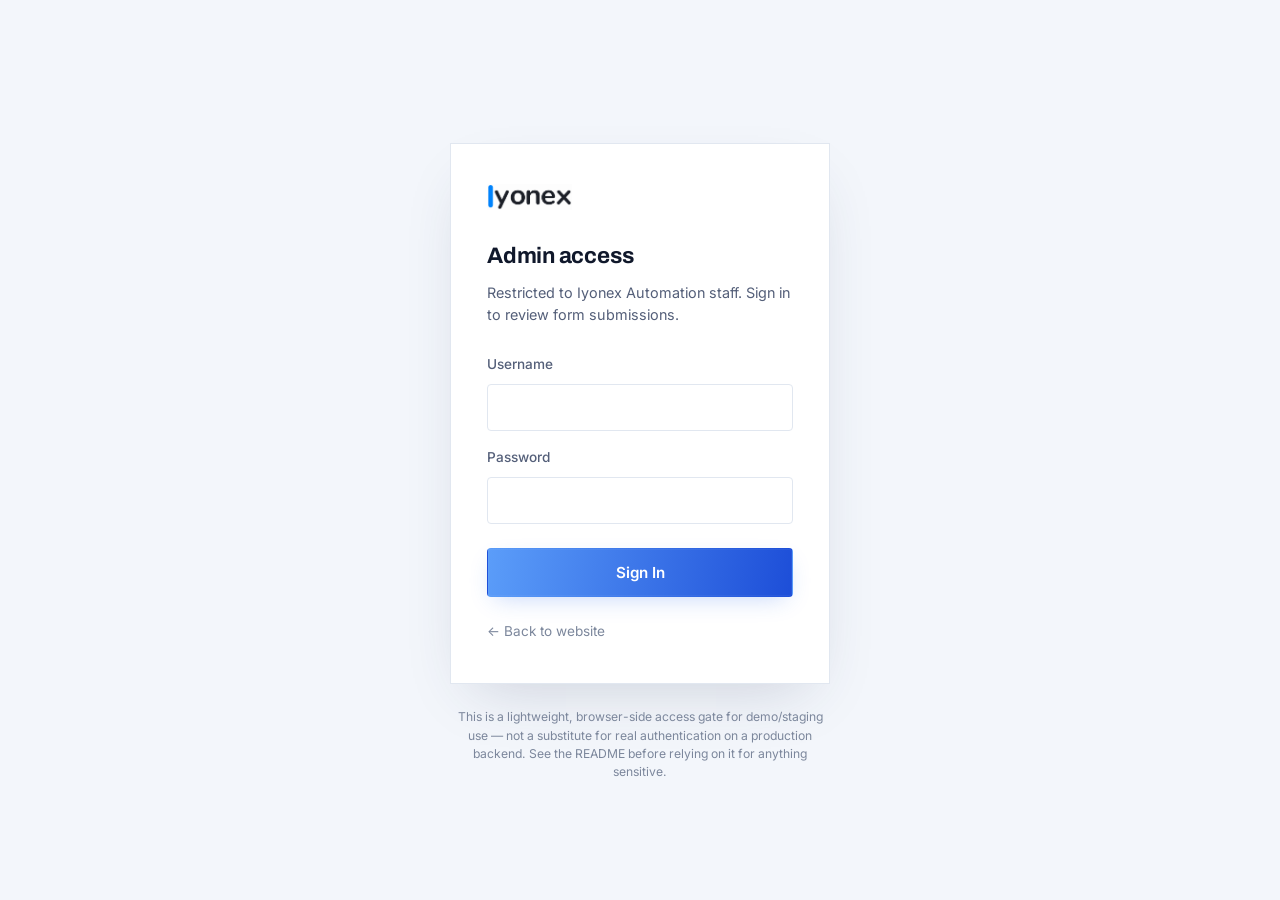
<file: admin-login.html>
<!doctype html>
<html lang="en">
<head>
<meta charset="UTF-8">
<meta name="viewport" content="width=device-width, initial-scale=1.0">
<title>Admin Login | Iyonex Automation</title>
<meta name="robots" content="noindex, nofollow">
<link rel="icon" type="image/png" href="assets/favicon.png">
<link rel="stylesheet" href="css/style.css">
<style>
  body{ min-height:100vh; display:flex; align-items:center; justify-content:center; background:var(--bg-raised); }
  .admin-card{
    width:100%; max-width:380px; margin:24px; padding:40px 36px;
    background:var(--surface); border:1px solid var(--line);
    box-shadow:0 24px 60px -24px rgba(46,60,90,0.22);
  }
  .admin-card img{ height:26px; width:auto; margin-bottom:28px; }
  .admin-card h1{ font-family:var(--font-display); font-size:1.4rem; font-weight:700; margin-bottom:8px; }
  .admin-card p.sub{ color:var(--text-dim); font-size:0.9rem; margin-bottom:28px; line-height:1.55; }
  .admin-error{
    display:none; background:#FDEDEC; border:1px solid #F3B9B4; color:#9B2C2C;
    font-size:0.85rem; padding:10px 14px; margin-bottom:18px;
  }
  .admin-back{ display:inline-block; margin-top:24px; font-size:0.85rem; color:var(--text-faint); }
  .admin-back:hover{ color:var(--blue); }
  .admin-note{
    max-width:380px; margin:16px 24px 0; font-size:0.76rem; color:var(--text-faint);
    text-align:center; line-height:1.5;
  }
</style>
</head>
<body>
  <div>
    <div class="admin-card">
      <img src="assets/iyonex-logo.png" alt="Iyonex">
      <h1>Admin access</h1>
      <p class="sub">Restricted to Iyonex Automation staff. Sign in to review form submissions.</p>

      <div class="admin-error" id="admin-error">Incorrect username or password.</div>

      <form id="admin-login-form">
        <div class="field" style="margin-bottom:16px;">
          <label for="admin-user">Username</label>
          <input id="admin-user" name="user" type="text" autocomplete="username" required>
        </div>
        <div class="field" style="margin-bottom:24px;">
          <label for="admin-pass">Password</label>
          <input id="admin-pass" name="pass" type="password" autocomplete="current-password" required>
        </div>
        <button type="submit" class="btn btn-primary" style="width:100%;justify-content:center;">Sign In</button>
      </form>

      <a href="index.html" class="admin-back">&larr; Back to website</a>
    </div>
    <p class="admin-note">This is a lightweight, browser-side access gate for demo/staging use &mdash; not a substitute for real authentication on a production backend. See the README before relying on it for anything sensitive.</p>
  </div>

  <script src="js/admin-auth.js"></script>
</body>
</html>
</file>
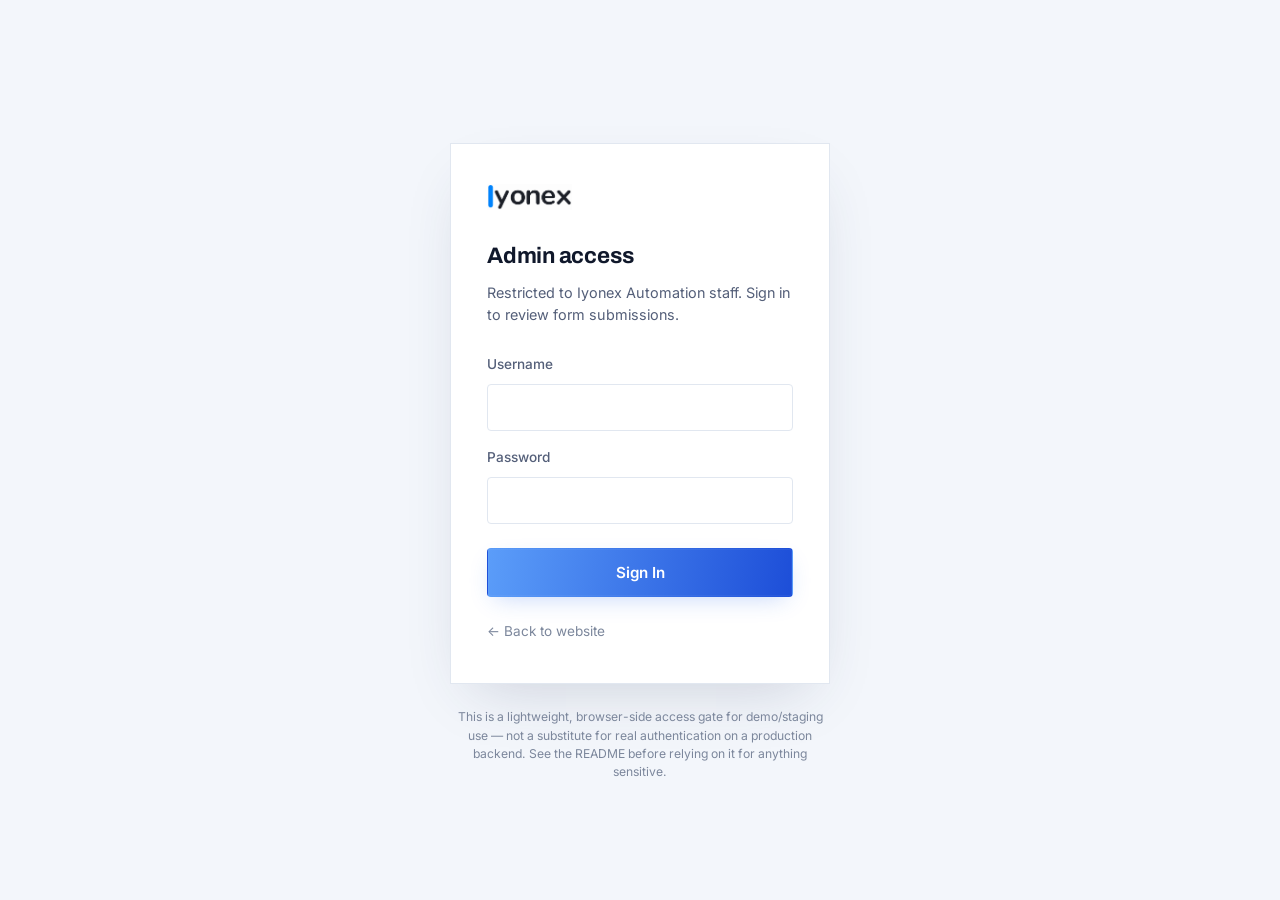
<file: admin.html>
<!doctype html>
<html lang="en">
<head>
<meta charset="UTF-8">
<meta name="viewport" content="width=device-width, initial-scale=1.0">
<title>Admin Dashboard | Iyonex Automation</title>
<meta name="robots" content="noindex, nofollow">
<link rel="icon" type="image/png" href="assets/favicon.png">
<link rel="stylesheet" href="css/style.css">
<style>
  body{ background:var(--bg-raised); }
  .admin-bar{
    background:var(--surface); border-bottom:1px solid var(--line);
    padding:16px 0; position:sticky; top:0; z-index:10;
  }
  .admin-bar .wrap{ display:flex; align-items:center; justify-content:space-between; gap:20px; }
  .admin-bar img{ height:22px; width:auto; }
  .admin-bar .title{ font-family:var(--font-mono); font-size:0.72rem; letter-spacing:0.1em; color:var(--text-faint); text-transform:uppercase; padding-left:12px; border-left:1px solid var(--line); margin-left:4px; }
  .admin-warn{
    background:#FFF8E6; border-bottom:1px solid #F0DBA0; color:#7A5B10;
    font-size:0.85rem; padding:12px 0; line-height:1.55;
  }
  .admin-tabs{ display:flex; gap:6px; margin:32px 0 24px; border-bottom:1px solid var(--line); }
  .admin-tab{
    padding:11px 18px; font-size:0.9rem; font-weight:600; color:var(--text-dim);
    background:none; border:none; border-bottom:2px solid transparent; cursor:pointer;
    font-family:var(--font-body);
  }
  .admin-tab.active{ color:var(--blue); border-bottom-color:var(--blue); }
  .admin-panel{ display:none; }
  .admin-panel.active{ display:block; }
  .admin-toolbar{ display:flex; justify-content:space-between; align-items:center; margin-bottom:18px; gap:12px; flex-wrap:wrap; }
  .admin-count{ font-size:0.85rem; color:var(--text-faint); font-family:var(--font-mono); }
  .admin-empty{
    border:1px dashed var(--line); padding:48px 24px; text-align:center;
    color:var(--text-faint); font-size:0.92rem;
  }
  .entry-card{ border:1px solid var(--line); background:var(--surface); padding:22px 24px; margin-bottom:14px; }
  .entry-head{ display:flex; justify-content:space-between; align-items:flex-start; gap:16px; margin-bottom:14px; }
  .entry-date{ font-family:var(--font-mono); font-size:0.72rem; color:var(--text-faint); }
  .entry-grid{ display:grid; grid-template-columns:repeat(auto-fill, minmax(200px,1fr)); gap:12px 24px; }
  .entry-field dt{ font-size:0.7rem; text-transform:uppercase; letter-spacing:0.05em; color:var(--text-faint); margin-bottom:3px; }
  .entry-field dd{ margin:0; font-size:0.92rem; color:var(--text); word-break:break-word; }
  .entry-delete{
    background:none; border:1px solid var(--line); color:var(--text-faint);
    font-size:0.78rem; padding:6px 12px; cursor:pointer; white-space:nowrap;
  }
  .entry-delete:hover{ border-color:#C0392B; color:#C0392B; }
</style>
</head>
<body>

  <div class="admin-warn">
    <div class="wrap">
      <strong>Demo mode:</strong> this panel only shows submissions saved in <em>this browser</em> (local storage). It does not receive messages from real visitors elsewhere on the internet. Connect a real form backend before relying on this for actual inquiries — see the README.
    </div>
  </div>

  <div class="admin-bar">
    <div class="wrap">
      <div style="display:flex;align-items:center;">
        <img src="assets/iyonex-logo.png" alt="Iyonex">
        <span class="title">Admin</span>
      </div>
      <button id="admin-logout" class="btn btn-ghost" style="padding:9px 18px;font-size:0.85rem;">Log Out</button>
    </div>
  </div>

  <main class="wrap" style="padding-bottom:80px;">
    <div class="admin-tabs">
      <button class="admin-tab active" data-tab="contact">Contact</button>
      <button class="admin-tab" data-tab="internship">Internship Applications</button>
      <button class="admin-tab" data-tab="workshop">Workshop Requests</button>
    </div>

    <div class="admin-panel active" id="panel-contact">
      <div class="admin-toolbar">
        <span class="admin-count" id="count-contact">0 submissions</span>
        <div class="btn-row">
          <button class="btn btn-ghost" data-export="contact" style="padding:8px 16px;font-size:0.82rem;">Export CSV</button>
          <button class="btn btn-ghost" data-clear="contact" style="padding:8px 16px;font-size:0.82rem;">Clear All</button>
        </div>
      </div>
      <div id="list-contact"></div>
    </div>

    <div class="admin-panel" id="panel-internship">
      <div class="admin-toolbar">
        <span class="admin-count" id="count-internship">0 submissions</span>
        <div class="btn-row">
          <button class="btn btn-ghost" data-export="internship" style="padding:8px 16px;font-size:0.82rem;">Export CSV</button>
          <button class="btn btn-ghost" data-clear="internship" style="padding:8px 16px;font-size:0.82rem;">Clear All</button>
        </div>
      </div>
      <div id="list-internship"></div>
    </div>

    <div class="admin-panel" id="panel-workshop">
      <div class="admin-toolbar">
        <span class="admin-count" id="count-workshop">0 submissions</span>
        <div class="btn-row">
          <button class="btn btn-ghost" data-export="workshop" style="padding:8px 16px;font-size:0.82rem;">Export CSV</button>
          <button class="btn btn-ghost" data-clear="workshop" style="padding:8px 16px;font-size:0.82rem;">Clear All</button>
        </div>
      </div>
      <div id="list-workshop"></div>
    </div>
  </main>

  <script src="js/admin-auth-guard.js"></script>
  <script src="js/admin-dashboard.js"></script>
</body>
</html>
</file>
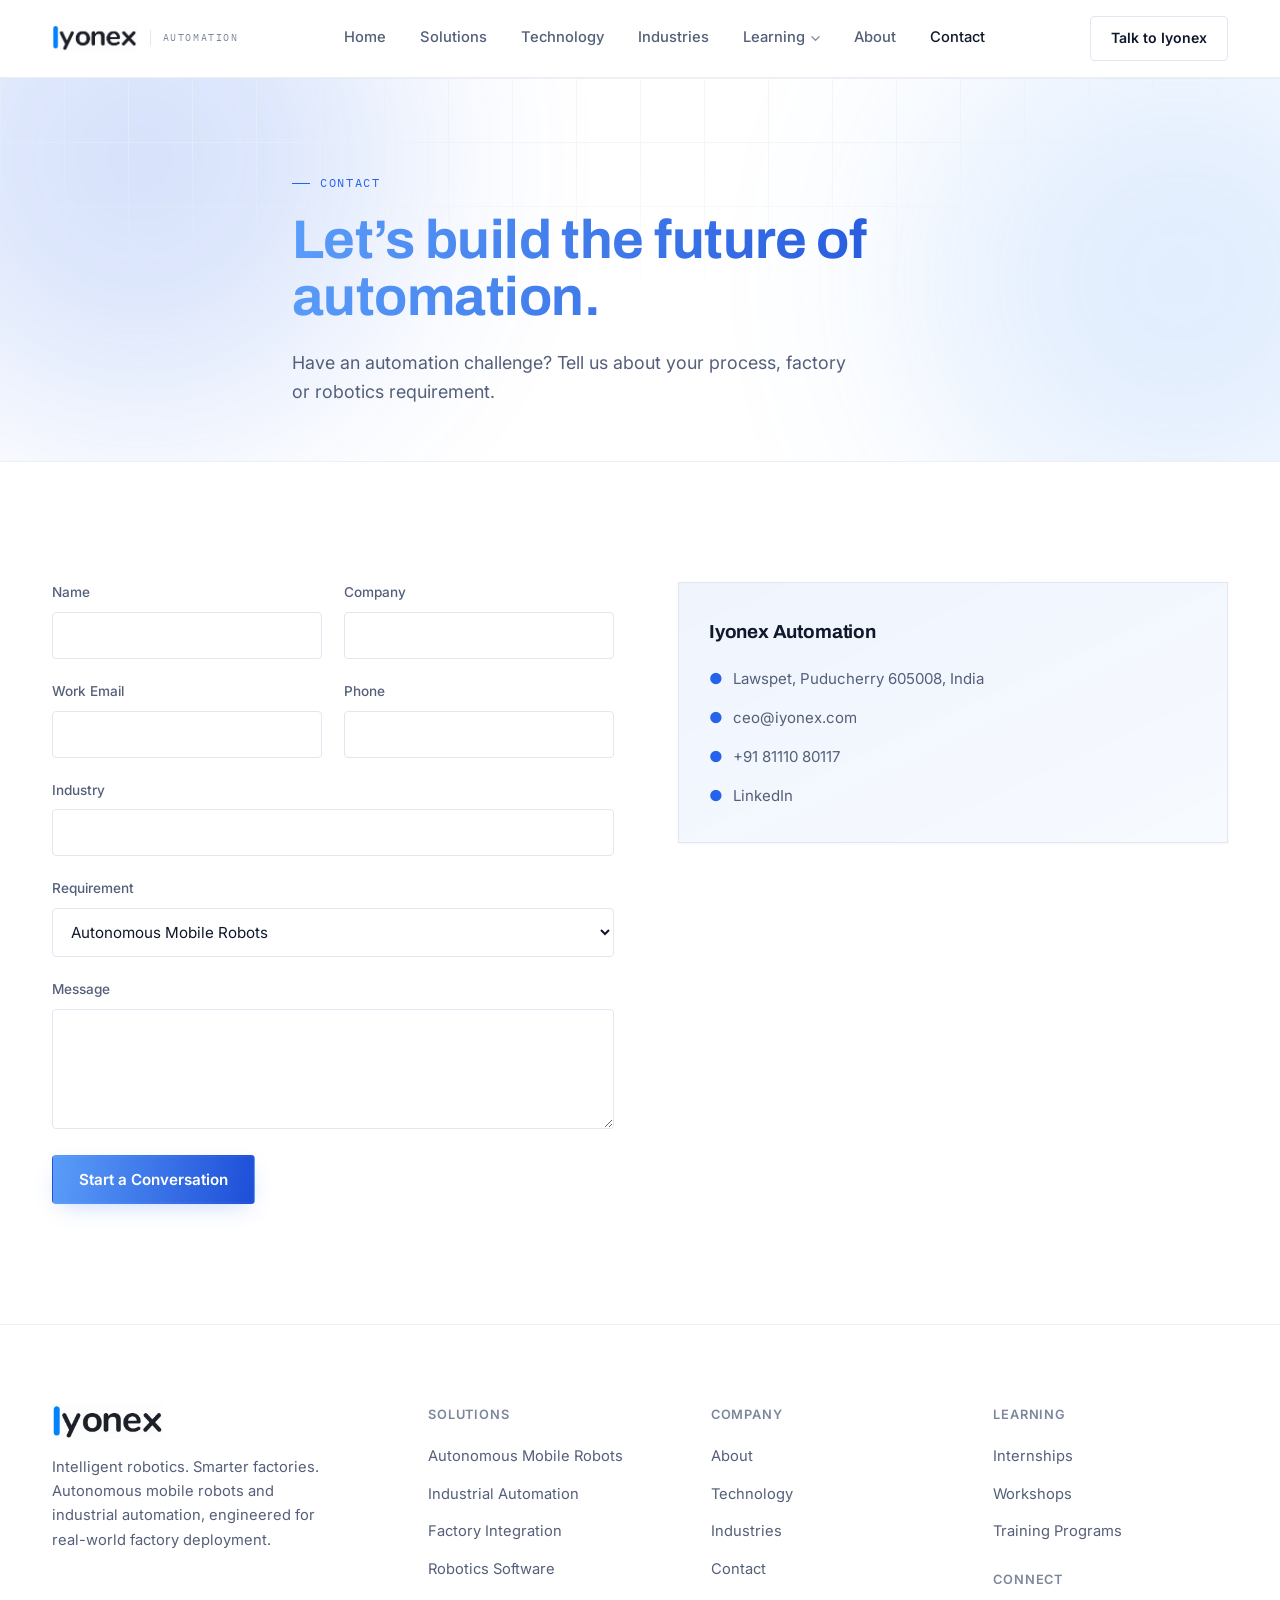
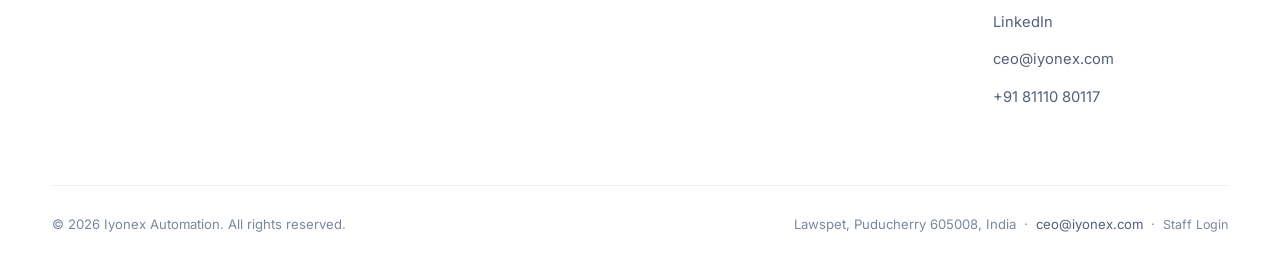
<file: contact.html>
<!doctype html>
<html lang="en">
<head>
<meta charset="UTF-8">
<meta name="viewport" content="width=device-width, initial-scale=1.0">
<title>Contact | Iyonex Automation</title>
<meta name="description" content="Get in touch with Iyonex Automation about robotics, industrial automation, workshops or internship opportunities.">
<link rel="canonical" href="https://www.iyonex.com/" />
<meta property="og:type" content="website">
<meta property="og:title" content="Contact | Iyonex Automation">
<meta property="og:description" content="Get in touch with Iyonex Automation about robotics, industrial automation, workshops or internship opportunities.">
<meta property="og:image" content="assets/iyonex-logo.png">
<meta name="twitter:card" content="summary_large_image">
<link rel="icon" type="image/png" href="assets/favicon.png">
<link rel="stylesheet" href="css/style.css">
<script type="application/ld+json">
{
  "@context": "https://schema.org",
  "@type": "Organization",
  "name": "Iyonex Automation",
  "url": "https://www.iyonex.com/",
  "logo": "https://www.iyonex.com/assets/iyonex-logo.png",
  "email": "ceo@iyonex.com",
  "telephone": "+91 81110 80117",
  "address": {
    "@type": "PostalAddress",
    "streetAddress": "Lawspet",
    "addressLocality": "Puducherry",
    "postalCode": "605008",
    "addressCountry": "IN"
  },
  "sameAs": ["https://www.linkedin.com/in/iyonstan-p-ba5a06251/"]
}
</script>

</head>
<body>

  <a href="#main" class="skip-link">Skip to content</a>
  <nav class="nav">
    <div class="nav-inner">
      <a href="index.html" class="logo" aria-label="Iyonex Automation — home">
        <img src="assets/iyonex-logo.png" alt="Iyonex" class="logo-img">
        <span class="logo-sub">AUTOMATION</span>
      </a>

      <ul class="nav-links">
        <li class=""><a href="index.html">Home</a></li>
        <li class=""><a href="solutions.html">Solutions</a></li>
        <li class=""><a href="technology.html">Technology</a></li>
        <li class=""><a href="industries.html">Industries</a></li>
        <li class="">
          <a href="learning.html" style="display:flex;align-items:center;gap:6px;">Learning
            <svg class="nav-caret" viewBox="0 0 10 6" fill="none"><path d="M1 1l4 4 4-4" stroke="currentColor" stroke-width="1.4" stroke-linecap="round"/></svg>
          </a>
          <div class="mega">
            <div class="mega-panel">
            <div class="mega-grid">
              <a href="internships.html">
                <div class="mega-title">Internships</div>
                <div class="mega-desc">Hands-on engineering exposure for students.</div>
              </a>
              <a href="workshops.html">
                <div class="mega-title">Workshops</div>
                <div class="mega-desc">Technical sessions on robotics &amp; automation.</div>
              </a>
              <a href="learning.html">
                <div class="mega-title">Training Programs</div>
                <div class="mega-desc">Structured, project-based learning tracks.</div>
              </a>
            </div>
            </div>
          </div>
        </li>
        <li class=""><a href="about.html">About</a></li>
        <li class=" active"><a href="contact.html">Contact</a></li>
      </ul>

      <div class="nav-actions">
        <a href="contact.html" class="btn btn-ghost">Talk to Iyonex</a>
        <button class="hamburger" aria-label="Open menu" aria-expanded="false">
          <span></span><span></span><span></span>
        </button>
      </div>
    </div>
  </nav>

  <div class="mobile-menu">
    <a href="index.html">Home</a>
    <a href="solutions.html">Solutions</a>
    <a href="technology.html">Technology</a>
    <a href="industries.html">Industries</a>
    <button class="m-toggle" data-target="m-learning">Learning
      <svg class="nav-caret" viewBox="0 0 10 6" fill="none"><path d="M1 1l4 4 4-4" stroke="currentColor" stroke-width="1.4" stroke-linecap="round"/></svg>
    </button>
    <div class="mobile-sub" id="m-learning">
      <a href="internships.html">Internships</a>
      <a href="workshops.html">Workshops</a>
      <a href="learning.html">Training Programs</a>
    </div>
    <a href="about.html">About</a>
    <a href="contact.html">Contact</a>
    <a href="contact.html" class="btn btn-primary">Talk to Iyonex</a>
  </div>

<main id="main">

  <section class="hero" style="padding-bottom:20px;">
    <div class="aurora"></div>
    <div class="blueprint-bg"></div>
    <div class="wrap" style="position:relative;z-index:1;max-width:760px;">
      <div class="eyebrow reveal">CONTACT</div>
      <h1 class="h1 grad-text reveal" style="font-size:clamp(2.2rem,4.4vw,3.4rem);">Let&rsquo;s build the future of automation.</h1>
      <p class="hero-sub reveal">Have an automation challenge? Tell us about your process, factory or robotics requirement.</p>
    </div>
  </section>

  <section class="section">
    <div class="wrap grid-2">
      <form class="reveal" data-demo-form data-store-key="contact">
        <div class="form-grid">
          <div class="field"><label for="c-name">Name</label><input id="c-name" name="name" type="text" required></div>
          <div class="field"><label for="c-company">Company</label><input id="c-company" name="company" type="text"></div>
          <div class="field"><label for="c-email">Work Email</label><input id="c-email" name="email" type="email" required></div>
          <div class="field"><label for="c-phone">Phone</label><input id="c-phone" name="phone" type="tel"></div>
          <div class="field full"><label for="c-industry">Industry</label><input id="c-industry" name="industry" type="text"></div>
          <div class="field full">
            <label for="c-requirement">Requirement</label>
            <select id="c-requirement" name="requirement">
              <option>Autonomous Mobile Robots</option>
              <option>Industrial Automation</option>
              <option>Factory Integration</option>
              <option>Robotics Software</option>
              <option>Workshop / Internship</option>
              <option>Other</option>
            </select>
          </div>
          <div class="field full"><label for="c-message">Message</label><textarea id="c-message" name="message"></textarea></div>
        </div>
        <button type="submit" class="btn btn-primary" style="margin-top:26px;">Start a Conversation</button>
        <p class="form-status" style="display:none;margin-top:16px;color:var(--text-dim);font-size:0.9rem;"></p>
      </form>

      <div class="reveal">
        <div class="tile tile--glass" style="margin-bottom:24px;">
          <h3 style="margin-bottom:20px;">Iyonex Automation</h3>
          <p style="margin-bottom:14px;color:var(--text-dim);display:flex;gap:10px;"><span style="color:var(--blue);">&#9679;</span> Lawspet, Puducherry 605008, India</p>
          <p style="margin-bottom:14px;color:var(--text-dim);display:flex;gap:10px;"><span style="color:var(--blue);">&#9679;</span> <a href="mailto:ceo@iyonex.com" style="color:var(--text-dim);">ceo@iyonex.com</a></p>
          <p style="margin-bottom:14px;color:var(--text-dim);display:flex;gap:10px;"><span style="color:var(--blue);">&#9679;</span> <a href="tel:+918111080117" style="color:var(--text-dim);">+91 81110 80117</a></p>
          <p style="color:var(--text-dim);display:flex;gap:10px;"><span style="color:var(--blue);">&#9679;</span> <a href="https://www.linkedin.com/in/iyonstan-p-ba5a06251/" target="_blank" rel="noopener" style="color:var(--text-dim);">LinkedIn</a></p>
        </div>
        
      </div>
    </div>
  </section>

</main>

  <footer class="footer">
    <div class="wrap">
      <div class="footer-top">
        <div class="footer-brand">
          <a href="index.html" class="logo" aria-label="Iyonex Automation — home">
            <img src="assets/iyonex-logo.png" alt="Iyonex" class="logo-img logo-img--lg">
          </a>
          <p>Intelligent robotics. Smarter factories.<br>Autonomous mobile robots and industrial automation, engineered for real-world factory deployment.</p>
        </div>
        <div>
          <h4>Solutions</h4>
          <ul>
            <li><a href="amr.html">Autonomous Mobile Robots</a></li>
            <li><a href="solutions.html#automation">Industrial Automation</a></li>
            <li><a href="solutions.html#integration">Factory Integration</a></li>
            <li><a href="solutions.html#software">Robotics Software</a></li>
          </ul>
        </div>
        <div>
          <h4>Company</h4>
          <ul>
            <li><a href="about.html">About</a></li>
            <li><a href="technology.html">Technology</a></li>
            <li><a href="industries.html">Industries</a></li>
            <li><a href="contact.html">Contact</a></li>
          </ul>
        </div>
        <div>
          <h4>Learning</h4>
          <ul>
            <li><a href="internships.html">Internships</a></li>
            <li><a href="workshops.html">Workshops</a></li>
            <li><a href="learning.html">Training Programs</a></li>
          </ul>
          <h4 style="margin-top:26px;">Connect</h4>
          <ul>
            <li><a href="https://www.linkedin.com/in/iyonstan-p-ba5a06251/" target="_blank" rel="noopener">LinkedIn</a></li>
            <li><a href="mailto:ceo@iyonex.com">ceo@iyonex.com</a></li>
            <li><a href="tel:+918111080117">+91 81110 80117</a></li>
          </ul>
        </div>
      </div>
      <div class="footer-bottom">
        <span>&copy; 2026 Iyonex Automation. All rights reserved.</span>
        <span>Lawspet, Puducherry 605008, India &nbsp;&middot;&nbsp; <a href="mailto:ceo@iyonex.com" style="color:var(--text-dim)">ceo@iyonex.com</a> &nbsp;&middot;&nbsp; <a href="admin-login.html" rel="nofollow" style="color:var(--text-faint);font-size:0.78rem;">Staff Login</a></span>
      </div>
    </div>
  </footer>

<script src="js/main.js"></script>
</body>
</html>
</file>
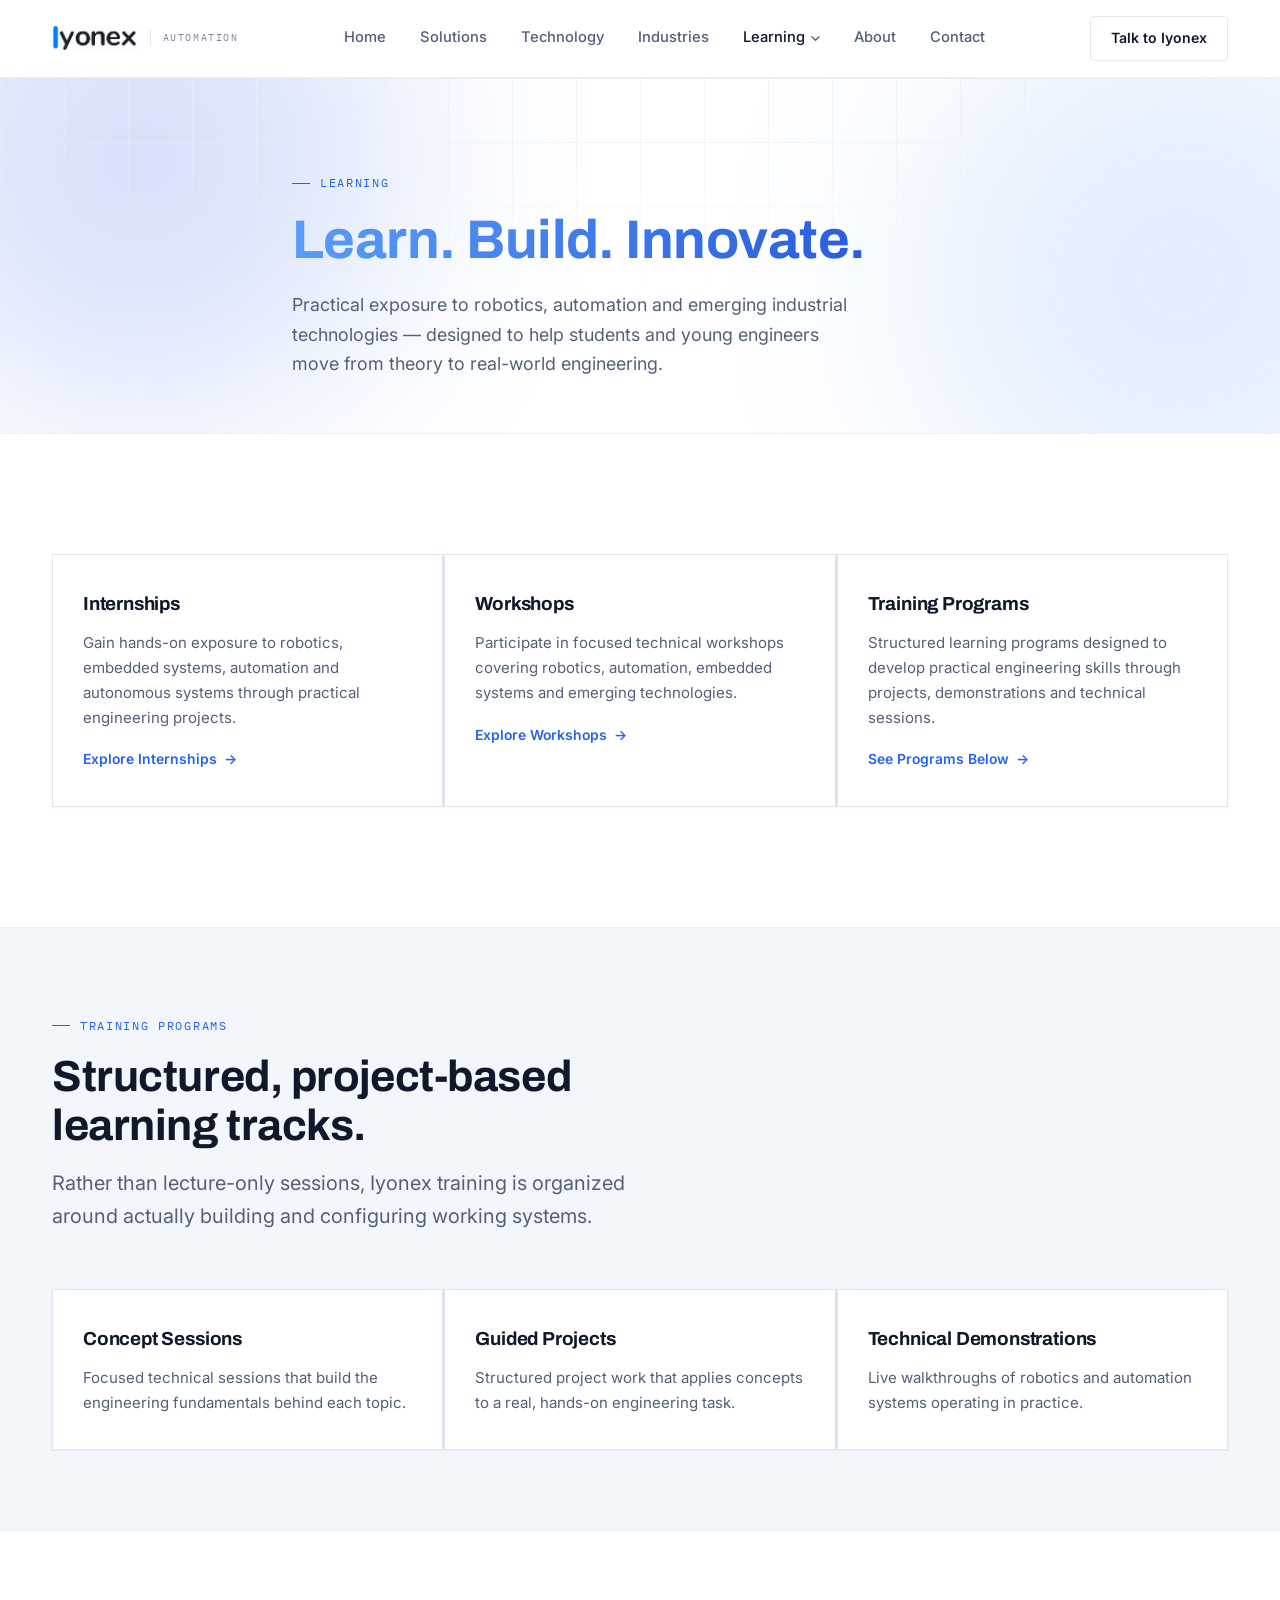
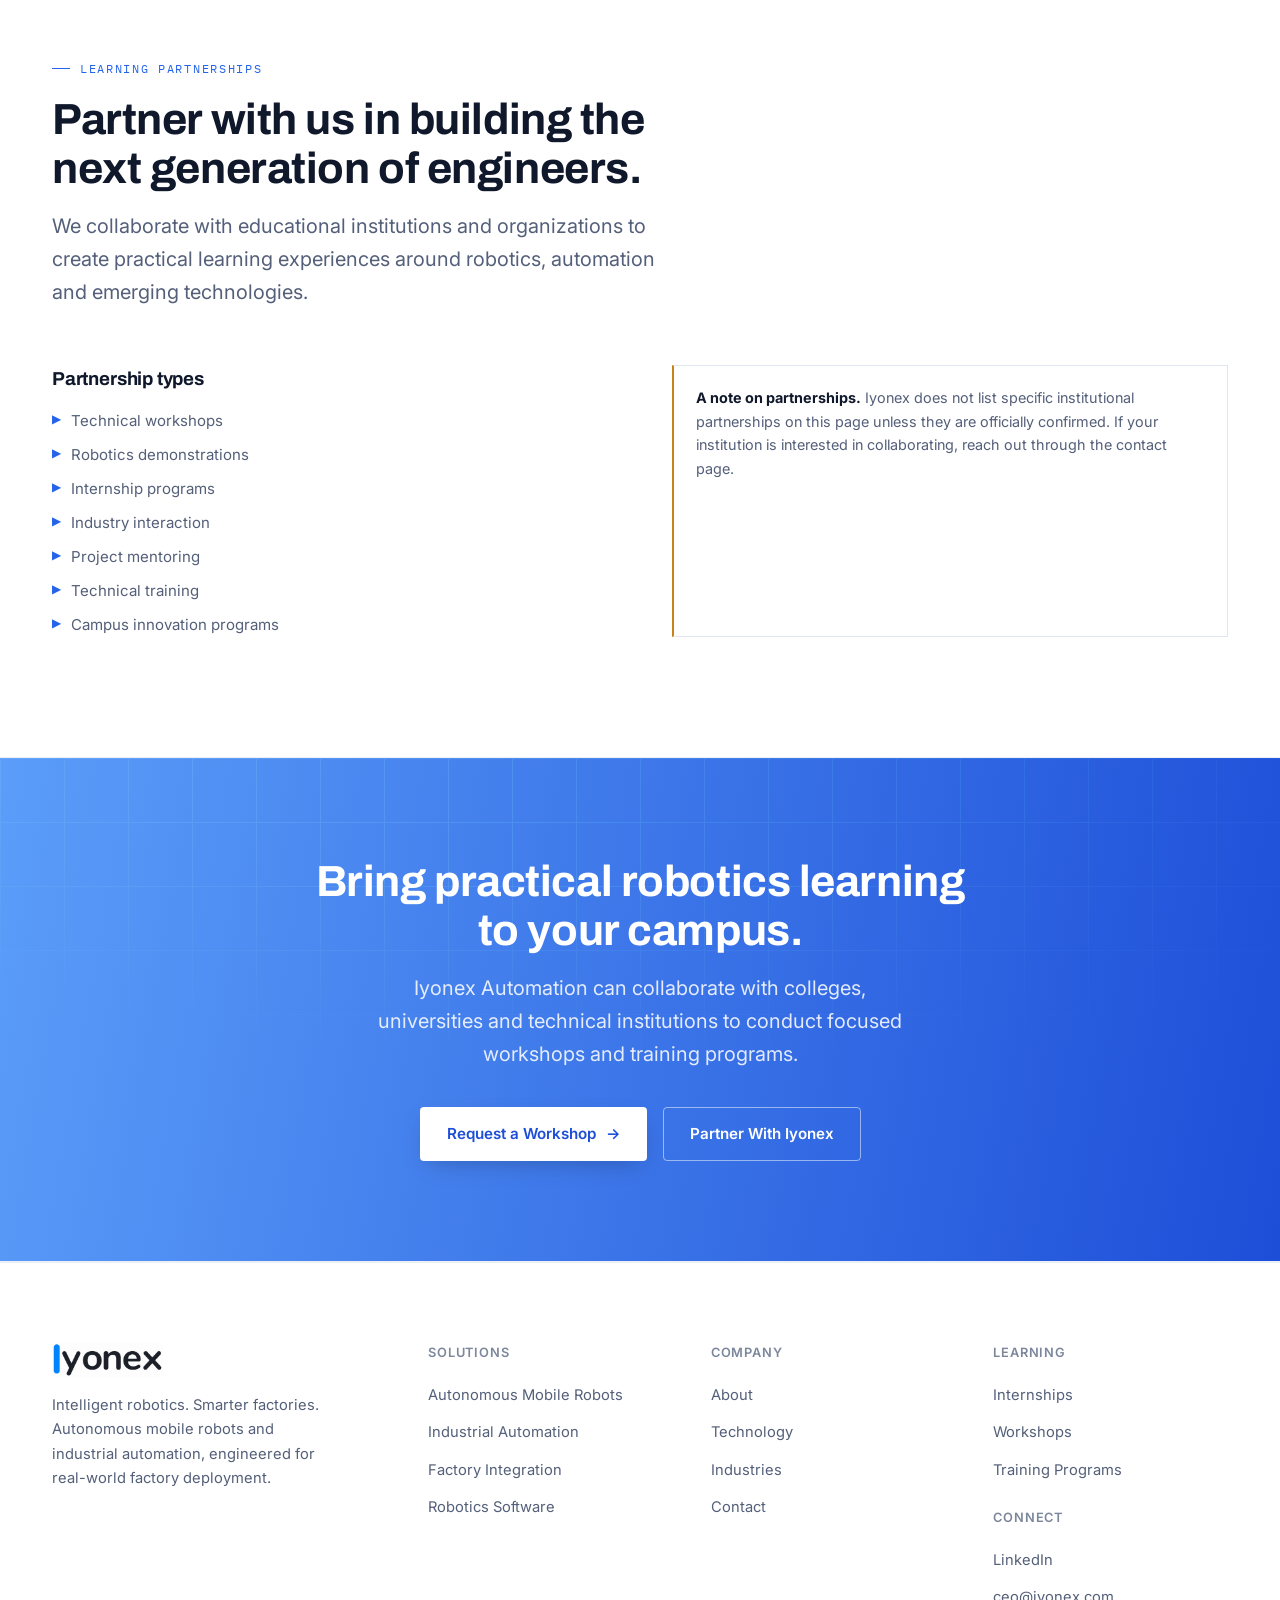
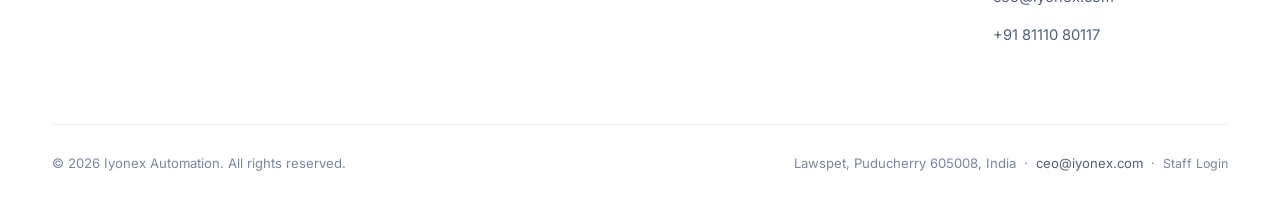
<file: learning.html>
<!doctype html>
<html lang="en">
<head>
<meta charset="UTF-8">
<meta name="viewport" content="width=device-width, initial-scale=1.0">
<title>Learning: Internships, Workshops & Training | Iyonex Automation</title>
<meta name="description" content="Iyonex Automation's learning programs give students and young engineers practical, project-based exposure to robotics and industrial automation.">
<link rel="canonical" href="https://www.iyonex.com/" />
<meta property="og:type" content="website">
<meta property="og:title" content="Learning: Internships, Workshops & Training | Iyonex Automation">
<meta property="og:description" content="Iyonex Automation's learning programs give students and young engineers practical, project-based exposure to robotics and industrial automation.">
<meta property="og:image" content="assets/iyonex-logo.png">
<meta name="twitter:card" content="summary_large_image">
<link rel="icon" type="image/png" href="assets/favicon.png">
<link rel="stylesheet" href="css/style.css">
<script type="application/ld+json">
{
  "@context": "https://schema.org",
  "@type": "Organization",
  "name": "Iyonex Automation",
  "url": "https://www.iyonex.com/",
  "logo": "https://www.iyonex.com/assets/iyonex-logo.png",
  "email": "ceo@iyonex.com",
  "telephone": "+91 81110 80117",
  "address": {
    "@type": "PostalAddress",
    "streetAddress": "Lawspet",
    "addressLocality": "Puducherry",
    "postalCode": "605008",
    "addressCountry": "IN"
  },
  "sameAs": ["https://www.linkedin.com/in/iyonstan-p-ba5a06251/"]
}
</script>

</head>
<body>

  <a href="#main" class="skip-link">Skip to content</a>
  <nav class="nav">
    <div class="nav-inner">
      <a href="index.html" class="logo" aria-label="Iyonex Automation — home">
        <img src="assets/iyonex-logo.png" alt="Iyonex" class="logo-img">
        <span class="logo-sub">AUTOMATION</span>
      </a>

      <ul class="nav-links">
        <li class=""><a href="index.html">Home</a></li>
        <li class=""><a href="solutions.html">Solutions</a></li>
        <li class=""><a href="technology.html">Technology</a></li>
        <li class=""><a href="industries.html">Industries</a></li>
        <li class=" active">
          <a href="learning.html" style="display:flex;align-items:center;gap:6px;">Learning
            <svg class="nav-caret" viewBox="0 0 10 6" fill="none"><path d="M1 1l4 4 4-4" stroke="currentColor" stroke-width="1.4" stroke-linecap="round"/></svg>
          </a>
          <div class="mega">
            <div class="mega-panel">
            <div class="mega-grid">
              <a href="internships.html">
                <div class="mega-title">Internships</div>
                <div class="mega-desc">Hands-on engineering exposure for students.</div>
              </a>
              <a href="workshops.html">
                <div class="mega-title">Workshops</div>
                <div class="mega-desc">Technical sessions on robotics &amp; automation.</div>
              </a>
              <a href="learning.html">
                <div class="mega-title">Training Programs</div>
                <div class="mega-desc">Structured, project-based learning tracks.</div>
              </a>
            </div>
            </div>
          </div>
        </li>
        <li class=""><a href="about.html">About</a></li>
        <li class=""><a href="contact.html">Contact</a></li>
      </ul>

      <div class="nav-actions">
        <a href="contact.html" class="btn btn-ghost">Talk to Iyonex</a>
        <button class="hamburger" aria-label="Open menu" aria-expanded="false">
          <span></span><span></span><span></span>
        </button>
      </div>
    </div>
  </nav>

  <div class="mobile-menu">
    <a href="index.html">Home</a>
    <a href="solutions.html">Solutions</a>
    <a href="technology.html">Technology</a>
    <a href="industries.html">Industries</a>
    <button class="m-toggle" data-target="m-learning">Learning
      <svg class="nav-caret" viewBox="0 0 10 6" fill="none"><path d="M1 1l4 4 4-4" stroke="currentColor" stroke-width="1.4" stroke-linecap="round"/></svg>
    </button>
    <div class="mobile-sub" id="m-learning">
      <a href="internships.html">Internships</a>
      <a href="workshops.html">Workshops</a>
      <a href="learning.html">Training Programs</a>
    </div>
    <a href="about.html">About</a>
    <a href="contact.html">Contact</a>
    <a href="contact.html" class="btn btn-primary">Talk to Iyonex</a>
  </div>

<main id="main">

  <section class="hero" style="padding-bottom:20px;">
    <div class="aurora"></div>
    <div class="blueprint-bg"></div>
    <div class="wrap" style="position:relative;z-index:1;max-width:760px;">
      <div class="eyebrow reveal">LEARNING</div>
      <h1 class="h1 grad-text reveal" style="font-size:clamp(2.2rem,4.4vw,3.4rem);">Learn. Build. Innovate.</h1>
      <p class="hero-sub reveal">Practical exposure to robotics, automation and emerging industrial technologies &mdash; designed to help students and young engineers move from theory to real-world engineering.</p>
    </div>
  </section>

  <section class="section">
    <div class="wrap">
      <div class="grid-3">
      <div class="tile reveal">
        
        
        
        <h3>Internships</h3>
        <p>Gain hands-on exposure to robotics, embedded systems, automation and autonomous systems through practical engineering projects.</p>
        <a class="tile-link" href="internships.html">Explore Internships <span aria-hidden="true">&rarr;</span></a>
      </div>
      <div class="tile reveal">
        
        
        
        <h3>Workshops</h3>
        <p>Participate in focused technical workshops covering robotics, automation, embedded systems and emerging technologies.</p>
        <a class="tile-link" href="workshops.html">Explore Workshops <span aria-hidden="true">&rarr;</span></a>
      </div>
      <div class="tile reveal">
        
        
        
        <h3>Training Programs</h3>
        <p>Structured learning programs designed to develop practical engineering skills through projects, demonstrations and technical sessions.</p>
        <a class="tile-link" href="#programs">See Programs Below <span aria-hidden="true">&rarr;</span></a>
      </div></div>
    </div>
  </section>

  <section class="section section--tight" id="programs" style="background:var(--bg-raised);border-top:1px solid var(--line-soft);border-bottom:1px solid var(--line-soft);">
    <div class="wrap">
      
    <div class="section-head reveal">
      <div class="eyebrow">TRAINING PROGRAMS</div>
      <h2 class="h2">Structured, project-based learning tracks.</h2>
      <p class="lede" style="margin-top:16px">Rather than lecture-only sessions, Iyonex training is organized around actually building and configuring working systems.</p>
    </div>
      <div class="grid-3">
      <div class="tile reveal">
        
        
        
        <h3>Concept Sessions</h3>
        <p>Focused technical sessions that build the engineering fundamentals behind each topic.</p>
        
      </div>
      <div class="tile reveal">
        
        
        
        <h3>Guided Projects</h3>
        <p>Structured project work that applies concepts to a real, hands-on engineering task.</p>
        
      </div>
      <div class="tile reveal">
        
        
        
        <h3>Technical Demonstrations</h3>
        <p>Live walkthroughs of robotics and automation systems operating in practice.</p>
        
      </div></div>
    </div>
  </section>

  <section class="section">
    <div class="wrap">
      
    <div class="section-head reveal">
      <div class="eyebrow">LEARNING PARTNERSHIPS</div>
      <h2 class="h2">Partner with us in building the next generation of engineers.</h2>
      <p class="lede" style="margin-top:16px">We collaborate with educational institutions and organizations to create practical learning experiences around robotics, automation and emerging technologies.</p>
    </div>
      <div class="grid-2 reveal">
        <div>
          <h3 style="margin-bottom:14px;">Partnership types</h3>
          <ul style="display:flex;flex-direction:column;gap:10px;">
            <li style="font-size:0.94rem;color:var(--text-dim);display:flex;gap:10px;"><span style="color:var(--blue);font-family:var(--font-mono);font-size:0.75rem;">&#9654;</span>Technical workshops</li><li style="font-size:0.94rem;color:var(--text-dim);display:flex;gap:10px;"><span style="color:var(--blue);font-family:var(--font-mono);font-size:0.75rem;">&#9654;</span>Robotics demonstrations</li><li style="font-size:0.94rem;color:var(--text-dim);display:flex;gap:10px;"><span style="color:var(--blue);font-family:var(--font-mono);font-size:0.75rem;">&#9654;</span>Internship programs</li><li style="font-size:0.94rem;color:var(--text-dim);display:flex;gap:10px;"><span style="color:var(--blue);font-family:var(--font-mono);font-size:0.75rem;">&#9654;</span>Industry interaction</li><li style="font-size:0.94rem;color:var(--text-dim);display:flex;gap:10px;"><span style="color:var(--blue);font-family:var(--font-mono);font-size:0.75rem;">&#9654;</span>Project mentoring</li><li style="font-size:0.94rem;color:var(--text-dim);display:flex;gap:10px;"><span style="color:var(--blue);font-family:var(--font-mono);font-size:0.75rem;">&#9654;</span>Technical training</li><li style="font-size:0.94rem;color:var(--text-dim);display:flex;gap:10px;"><span style="color:var(--blue);font-family:var(--font-mono);font-size:0.75rem;">&#9654;</span>Campus innovation programs</li>
          </ul>
        </div>
        <div class="note-box">
          <strong>A note on partnerships.</strong> Iyonex does not list specific institutional partnerships on this page unless they are officially confirmed. If your institution is interested in collaborating, reach out through the contact page.
        </div>
      </div>
    </div>
  </section>

  
  <section class="cta-band">
    <div class="blueprint-bg"></div>
    <div class="wrap" style="position:relative;z-index:1;">
      <h2 class="h2 reveal">Bring practical robotics learning to your campus.</h2>
      <p class="lede reveal">Iyonex Automation can collaborate with colleges, universities and technical institutions to conduct focused workshops and training programs.</p>
      <div class="btn-row reveal">
        <a href="workshops.html#request" class="btn btn-primary">Request a Workshop <span class="arrow" aria-hidden="true">&rarr;</span></a>
        <a href="contact.html" class="btn btn-ghost">Partner With Iyonex</a>
      </div>
    </div>
  </section>

</main>

  <footer class="footer">
    <div class="wrap">
      <div class="footer-top">
        <div class="footer-brand">
          <a href="index.html" class="logo" aria-label="Iyonex Automation — home">
            <img src="assets/iyonex-logo.png" alt="Iyonex" class="logo-img logo-img--lg">
          </a>
          <p>Intelligent robotics. Smarter factories.<br>Autonomous mobile robots and industrial automation, engineered for real-world factory deployment.</p>
        </div>
        <div>
          <h4>Solutions</h4>
          <ul>
            <li><a href="amr.html">Autonomous Mobile Robots</a></li>
            <li><a href="solutions.html#automation">Industrial Automation</a></li>
            <li><a href="solutions.html#integration">Factory Integration</a></li>
            <li><a href="solutions.html#software">Robotics Software</a></li>
          </ul>
        </div>
        <div>
          <h4>Company</h4>
          <ul>
            <li><a href="about.html">About</a></li>
            <li><a href="technology.html">Technology</a></li>
            <li><a href="industries.html">Industries</a></li>
            <li><a href="contact.html">Contact</a></li>
          </ul>
        </div>
        <div>
          <h4>Learning</h4>
          <ul>
            <li><a href="internships.html">Internships</a></li>
            <li><a href="workshops.html">Workshops</a></li>
            <li><a href="learning.html">Training Programs</a></li>
          </ul>
          <h4 style="margin-top:26px;">Connect</h4>
          <ul>
            <li><a href="https://www.linkedin.com/in/iyonstan-p-ba5a06251/" target="_blank" rel="noopener">LinkedIn</a></li>
            <li><a href="mailto:ceo@iyonex.com">ceo@iyonex.com</a></li>
            <li><a href="tel:+918111080117">+91 81110 80117</a></li>
          </ul>
        </div>
      </div>
      <div class="footer-bottom">
        <span>&copy; 2026 Iyonex Automation. All rights reserved.</span>
        <span>Lawspet, Puducherry 605008, India &nbsp;&middot;&nbsp; <a href="mailto:ceo@iyonex.com" style="color:var(--text-dim)">ceo@iyonex.com</a> &nbsp;&middot;&nbsp; <a href="admin-login.html" rel="nofollow" style="color:var(--text-faint);font-size:0.78rem;">Staff Login</a></span>
      </div>
    </div>
  </footer>

<script src="js/main.js"></script>
</body>
</html>
</file>
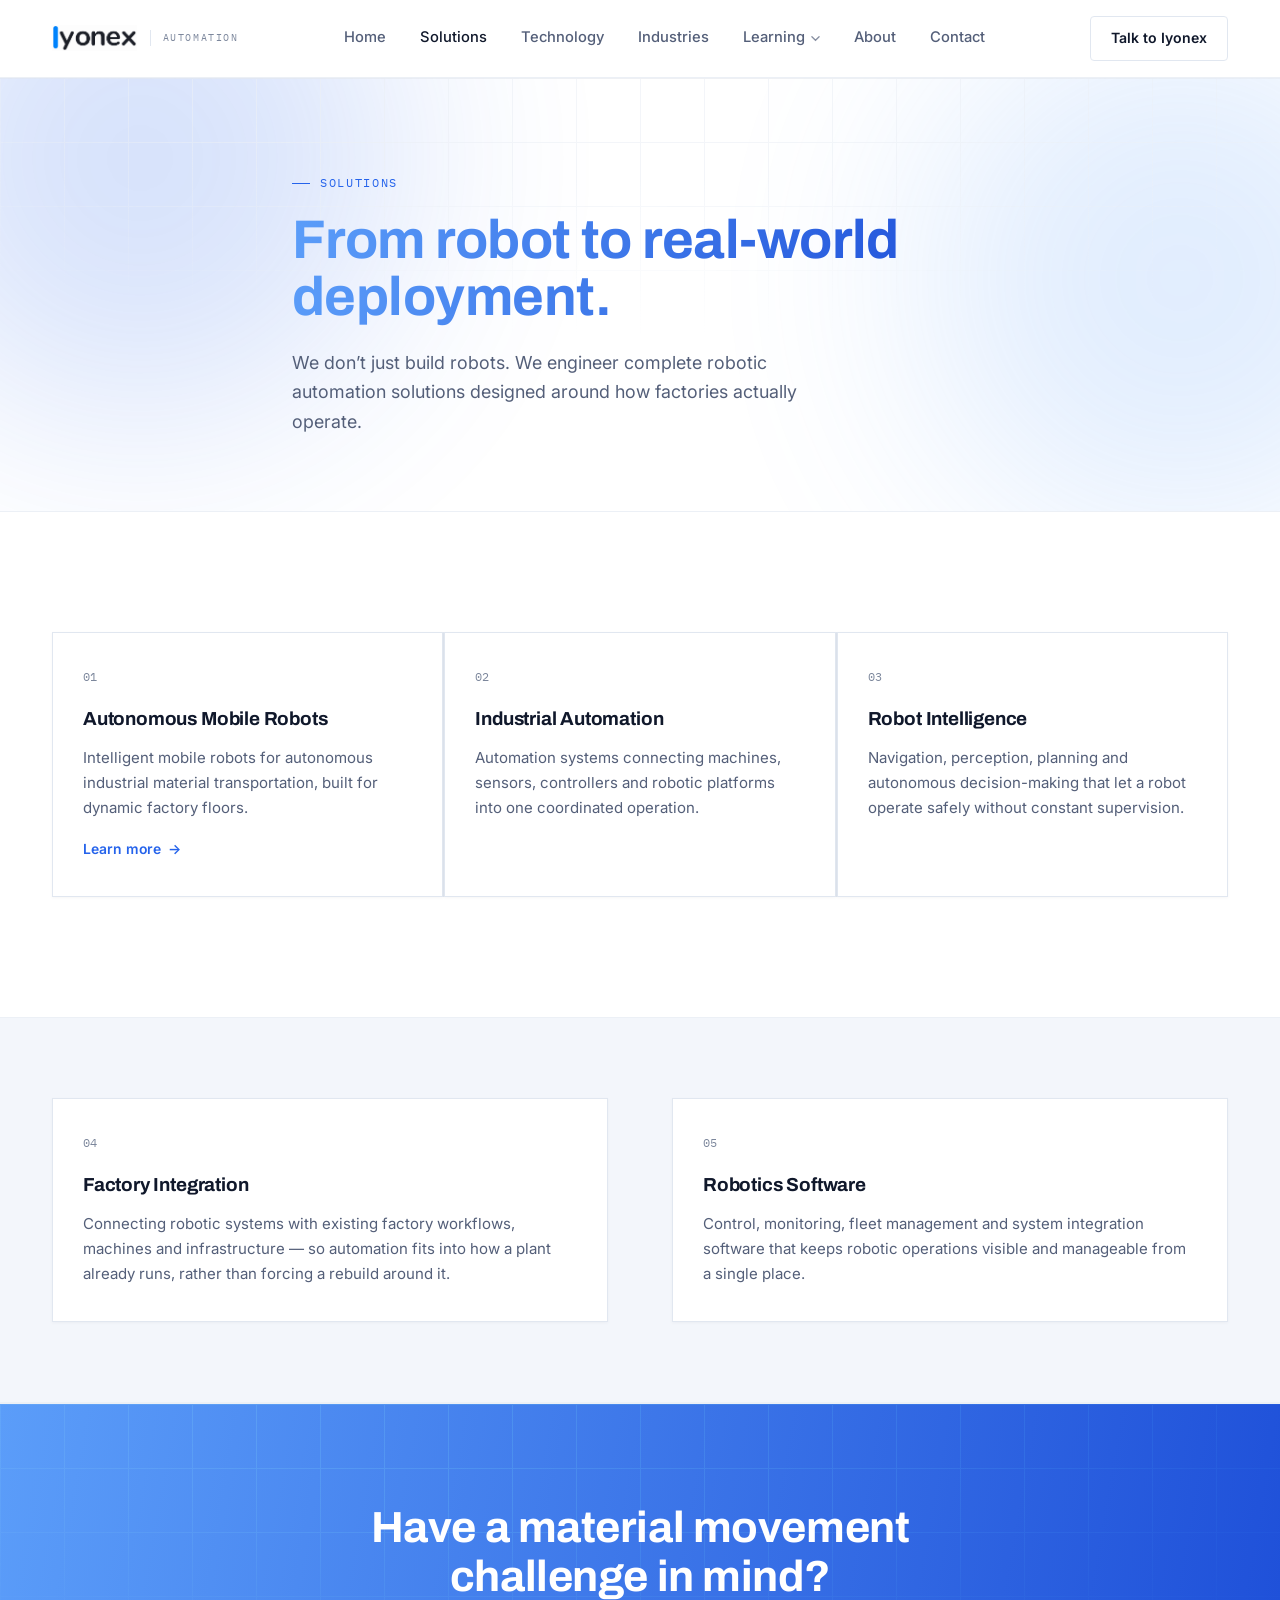
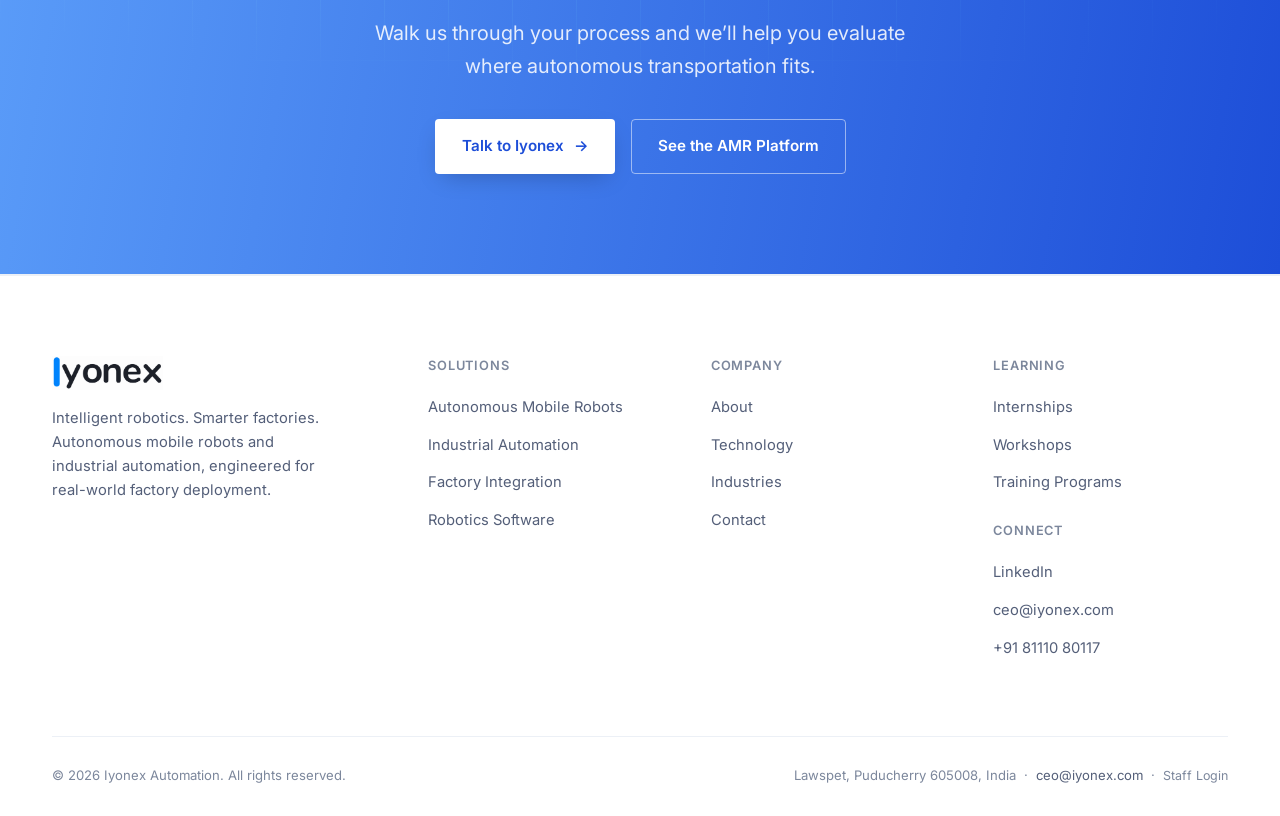
<file: solutions.html>
<!doctype html>
<html lang="en">
<head>
<meta charset="UTF-8">
<meta name="viewport" content="width=device-width, initial-scale=1.0">
<title>Solutions | Iyonex Automation</title>
<meta name="description" content="Autonomous mobile robots, industrial automation, factory integration and robotics software from Iyonex Automation.">
<link rel="canonical" href="https://www.iyonex.com/" />
<meta property="og:type" content="website">
<meta property="og:title" content="Solutions | Iyonex Automation">
<meta property="og:description" content="Autonomous mobile robots, industrial automation, factory integration and robotics software from Iyonex Automation.">
<meta property="og:image" content="assets/iyonex-logo.png">
<meta name="twitter:card" content="summary_large_image">
<link rel="icon" type="image/png" href="assets/favicon.png">
<link rel="stylesheet" href="css/style.css">
<script type="application/ld+json">
{
  "@context": "https://schema.org",
  "@type": "Organization",
  "name": "Iyonex Automation",
  "url": "https://www.iyonex.com/",
  "logo": "https://www.iyonex.com/assets/iyonex-logo.png",
  "email": "ceo@iyonex.com",
  "telephone": "+91 81110 80117",
  "address": {
    "@type": "PostalAddress",
    "streetAddress": "Lawspet",
    "addressLocality": "Puducherry",
    "postalCode": "605008",
    "addressCountry": "IN"
  },
  "sameAs": ["https://www.linkedin.com/in/iyonstan-p-ba5a06251/"]
}
</script>

</head>
<body>

  <a href="#main" class="skip-link">Skip to content</a>
  <nav class="nav">
    <div class="nav-inner">
      <a href="index.html" class="logo" aria-label="Iyonex Automation — home">
        <img src="assets/iyonex-logo.png" alt="Iyonex" class="logo-img">
        <span class="logo-sub">AUTOMATION</span>
      </a>

      <ul class="nav-links">
        <li class=""><a href="index.html">Home</a></li>
        <li class=" active"><a href="solutions.html">Solutions</a></li>
        <li class=""><a href="technology.html">Technology</a></li>
        <li class=""><a href="industries.html">Industries</a></li>
        <li class="">
          <a href="learning.html" style="display:flex;align-items:center;gap:6px;">Learning
            <svg class="nav-caret" viewBox="0 0 10 6" fill="none"><path d="M1 1l4 4 4-4" stroke="currentColor" stroke-width="1.4" stroke-linecap="round"/></svg>
          </a>
          <div class="mega">
            <div class="mega-panel">
            <div class="mega-grid">
              <a href="internships.html">
                <div class="mega-title">Internships</div>
                <div class="mega-desc">Hands-on engineering exposure for students.</div>
              </a>
              <a href="workshops.html">
                <div class="mega-title">Workshops</div>
                <div class="mega-desc">Technical sessions on robotics &amp; automation.</div>
              </a>
              <a href="learning.html">
                <div class="mega-title">Training Programs</div>
                <div class="mega-desc">Structured, project-based learning tracks.</div>
              </a>
            </div>
            </div>
          </div>
        </li>
        <li class=""><a href="about.html">About</a></li>
        <li class=""><a href="contact.html">Contact</a></li>
      </ul>

      <div class="nav-actions">
        <a href="contact.html" class="btn btn-ghost">Talk to Iyonex</a>
        <button class="hamburger" aria-label="Open menu" aria-expanded="false">
          <span></span><span></span><span></span>
        </button>
      </div>
    </div>
  </nav>

  <div class="mobile-menu">
    <a href="index.html">Home</a>
    <a href="solutions.html">Solutions</a>
    <a href="technology.html">Technology</a>
    <a href="industries.html">Industries</a>
    <button class="m-toggle" data-target="m-learning">Learning
      <svg class="nav-caret" viewBox="0 0 10 6" fill="none"><path d="M1 1l4 4 4-4" stroke="currentColor" stroke-width="1.4" stroke-linecap="round"/></svg>
    </button>
    <div class="mobile-sub" id="m-learning">
      <a href="internships.html">Internships</a>
      <a href="workshops.html">Workshops</a>
      <a href="learning.html">Training Programs</a>
    </div>
    <a href="about.html">About</a>
    <a href="contact.html">Contact</a>
    <a href="contact.html" class="btn btn-primary">Talk to Iyonex</a>
  </div>

<main id="main">

  <section class="hero" style="padding-bottom:40px;">
    <div class="aurora"></div>
    <div class="blueprint-bg"></div>
    <div class="wrap" style="position:relative;z-index:1;max-width:760px;">
      <div class="eyebrow reveal">SOLUTIONS</div>
      <h1 class="h1 grad-text reveal" style="font-size:clamp(2.2rem,4.4vw,3.4rem);">From robot to real-world deployment.</h1>
      <p class="hero-sub reveal">We don&rsquo;t just build robots. We engineer complete robotic automation solutions designed around how factories actually operate.</p>
    </div>
  </section>

  <section class="section" id="amr">
    <div class="wrap">
      <div class="grid-3">
      <div class="tile reveal">
        
        
        <span class="tile-index">01</span>
        <h3>Autonomous Mobile Robots</h3>
        <p>Intelligent mobile robots for autonomous industrial material transportation, built for dynamic factory floors.</p>
        <a class="tile-link" href="amr.html">Learn more <span aria-hidden="true">&rarr;</span></a>
      </div>
      <div class="tile reveal">
        
        
        <span class="tile-index">02</span>
        <h3>Industrial Automation</h3>
        <p>Automation systems connecting machines, sensors, controllers and robotic platforms into one coordinated operation.</p>
        
      </div>
      <div class="tile reveal">
        
        
        <span class="tile-index">03</span>
        <h3>Robot Intelligence</h3>
        <p>Navigation, perception, planning and autonomous decision-making that let a robot operate safely without constant supervision.</p>
        
      </div></div>
    </div>
  </section>

  <section class="section section--tight" id="integration" style="background:var(--bg-raised);border-top:1px solid var(--line-soft);border-bottom:1px solid var(--line-soft);">
    <div class="wrap">
      <div class="grid-2">
      <div class="tile reveal">
        
        
        <span class="tile-index">04</span>
        <h3>Factory Integration</h3>
        <p>Connecting robotic systems with existing factory workflows, machines and infrastructure &mdash; so automation fits into how a plant already runs, rather than forcing a rebuild around it.</p>
        
      </div>
      <div class="tile reveal">
        
        
        <span class="tile-index">05</span>
        <h3>Robotics Software</h3>
        <p>Control, monitoring, fleet management and system integration software that keeps robotic operations visible and manageable from a single place.</p>
        
      </div></div>
    </div>
    <a name="software"></a>
    <a name="automation"></a>
  </section>

  
  <section class="cta-band">
    <div class="blueprint-bg"></div>
    <div class="wrap" style="position:relative;z-index:1;">
      <h2 class="h2 reveal">Have a material movement challenge in mind?</h2>
      <p class="lede reveal">Walk us through your process and we&rsquo;ll help you evaluate where autonomous transportation fits.</p>
      <div class="btn-row reveal">
        <a href="contact.html" class="btn btn-primary">Talk to Iyonex <span class="arrow" aria-hidden="true">&rarr;</span></a>
        <a href="amr.html" class="btn btn-ghost">See the AMR Platform</a>
      </div>
    </div>
  </section>

</main>

  <footer class="footer">
    <div class="wrap">
      <div class="footer-top">
        <div class="footer-brand">
          <a href="index.html" class="logo" aria-label="Iyonex Automation — home">
            <img src="assets/iyonex-logo.png" alt="Iyonex" class="logo-img logo-img--lg">
          </a>
          <p>Intelligent robotics. Smarter factories.<br>Autonomous mobile robots and industrial automation, engineered for real-world factory deployment.</p>
        </div>
        <div>
          <h4>Solutions</h4>
          <ul>
            <li><a href="amr.html">Autonomous Mobile Robots</a></li>
            <li><a href="solutions.html#automation">Industrial Automation</a></li>
            <li><a href="solutions.html#integration">Factory Integration</a></li>
            <li><a href="solutions.html#software">Robotics Software</a></li>
          </ul>
        </div>
        <div>
          <h4>Company</h4>
          <ul>
            <li><a href="about.html">About</a></li>
            <li><a href="technology.html">Technology</a></li>
            <li><a href="industries.html">Industries</a></li>
            <li><a href="contact.html">Contact</a></li>
          </ul>
        </div>
        <div>
          <h4>Learning</h4>
          <ul>
            <li><a href="internships.html">Internships</a></li>
            <li><a href="workshops.html">Workshops</a></li>
            <li><a href="learning.html">Training Programs</a></li>
          </ul>
          <h4 style="margin-top:26px;">Connect</h4>
          <ul>
            <li><a href="https://www.linkedin.com/in/iyonstan-p-ba5a06251/" target="_blank" rel="noopener">LinkedIn</a></li>
            <li><a href="mailto:ceo@iyonex.com">ceo@iyonex.com</a></li>
            <li><a href="tel:+918111080117">+91 81110 80117</a></li>
          </ul>
        </div>
      </div>
      <div class="footer-bottom">
        <span>&copy; 2026 Iyonex Automation. All rights reserved.</span>
        <span>Lawspet, Puducherry 605008, India &nbsp;&middot;&nbsp; <a href="mailto:ceo@iyonex.com" style="color:var(--text-dim)">ceo@iyonex.com</a> &nbsp;&middot;&nbsp; <a href="admin-login.html" rel="nofollow" style="color:var(--text-faint);font-size:0.78rem;">Staff Login</a></span>
      </div>
    </div>
  </footer>

<script src="js/main.js"></script>
</body>
</html>
</file>
<file: css/style.css>
/* ============================================================
   IYONEX AUTOMATION — DESIGN SYSTEM
   Blueprint-precision: dark industrial canvas, brand blue accent,
   hairline schematic detailing instead of soft cards/shadows.
   ============================================================ */

@import url('https://fonts.googleapis.com/css2?family=Archivo:wght@500;600;700;800&family=Inter:wght@400;500;600&family=IBM+Plex+Mono:wght@400;500&family=Baloo+2:wght@600;700&display=swap');

:root{
  --bg:            #FFFFFF;
  --bg-raised:     #F3F6FB;
  --surface:       #FFFFFF;
  --surface-2:     #F6F9FC;
  --line:          #E1E7F0;
  --line-soft:     #ECF0F6;
  --text:          #10182B;
  --text-dim:      #545F79;
  --text-faint:    #7C879C;
  --blue:          #2563EB;
  --blue-dim:      #1D4ED8;
  --blue-deep:     #12306B;
  --blue-light:    #5B9DF9;
  --blue-glow:     rgba(37,99,235,0.28);
  --grad-accent:   linear-gradient(100deg, var(--blue-light) 0%, var(--blue-dim) 100%);
  --green:         #1FAE7E;
  --amber:         #C9821A;

  --font-display:  'Archivo', sans-serif;
  --font-body:     'Inter', sans-serif;
  --font-mono:     'IBM Plex Mono', monospace;
  --font-logo:     'Baloo 2', sans-serif;

  --container: 1240px;
  --gutter: 32px;
  --radius: 4px;
}

*,*::before,*::after{ box-sizing:border-box; }
html{ scroll-behavior:smooth; }
@media (prefers-reduced-motion: reduce){
  html{ scroll-behavior:auto; }
  *{ animation-duration:0.01ms !important; animation-iteration-count:1 !important; transition-duration:0.01ms !important; scroll-behavior:auto !important; }
}

body{
  margin:0;
  background:var(--bg);
  color:var(--text);
  font-family:var(--font-body);
  font-size:16px;
  line-height:1.6;
  -webkit-font-smoothing:antialiased;
  overflow-x:hidden;
}

img{ max-width:100%; display:block; }
a{ color:inherit; text-decoration:none; }
h1,h2,h3,h4{ font-family:var(--font-display); margin:0; letter-spacing:-0.01em; color:var(--text); }
p{ margin:0; }
ul{ margin:0; padding:0; list-style:none; }
button{ font-family:inherit; }

::selection{ background:var(--blue); color:#fff; }

:focus-visible{
  outline:2px solid var(--blue);
  outline-offset:3px;
}

/* ---------- layout helpers ---------- */
.wrap{
  max-width:var(--container);
  margin:0 auto;
  padding:0 var(--gutter);
}
.section{ padding:120px 0; position:relative; }
.section--tight{ padding:80px 0; }
@media (max-width:860px){
  .section{ padding:76px 0; }
  .section--tight{ padding:56px 0; }
  :root{ --gutter:20px; }
}

.eyebrow{
  font-family:var(--font-mono);
  font-size:12px;
  letter-spacing:0.14em;
  color:var(--blue);
  display:inline-flex;
  align-items:center;
  gap:10px;
  margin-bottom:18px;
}
.eyebrow::before{
  content:"";
  width:18px; height:1px;
  background:var(--blue);
  display:inline-block;
}

.h1{ font-size:clamp(2.4rem, 5vw, 4.2rem); font-weight:700; line-height:1.06; }
.h2{ font-size:clamp(1.9rem, 3.4vw, 2.9rem); font-weight:700; line-height:1.12; }
.h3{ font-size:1.4rem; font-weight:600; line-height:1.3; }
.lede{ font-size:clamp(1.05rem,1.6vw,1.25rem); color:var(--text-dim); line-height:1.65; max-width:640px; }
.body-copy{ color:var(--text-dim); font-size:1.02rem; line-height:1.7; max-width:620px; }

.grid-2{ display:grid; grid-template-columns:1fr 1fr; gap:64px; }
.grid-3{ display:grid; grid-template-columns:repeat(3,1fr); gap:1px; background:var(--line); }
.grid-4{ display:grid; grid-template-columns:repeat(4,1fr); gap:1px; background:var(--line); }
@media (max-width:960px){
  .grid-2{ grid-template-columns:1fr; gap:40px; }
  .grid-3,.grid-4{ grid-template-columns:1fr 1fr; }
}
@media (max-width:620px){
  .grid-3,.grid-4{ grid-template-columns:1fr; }
}

/* ---------- background schematic grid ---------- */
.blueprint-bg{
  position:absolute; inset:0;
  background-image:
    linear-gradient(var(--line-soft) 1px, transparent 1px),
    linear-gradient(90deg, var(--line-soft) 1px, transparent 1px);
  background-size:64px 64px;
  mask-image:radial-gradient(ellipse 80% 60% at 50% 0%, #000 40%, transparent 100%);
  opacity:0.6;
  pointer-events:none;
}

/* ---------- buttons ---------- */
.btn{
  display:inline-flex; align-items:center; gap:10px;
  padding:14px 26px;
  font-family:var(--font-body);
  font-weight:600;
  font-size:0.95rem;
  border:1px solid transparent;
  border-radius:var(--radius);
  cursor:pointer;
  transition:transform .18s ease, background .18s ease, border-color .18s ease, color .18s ease;
  white-space:nowrap;
}
.btn:active{ transform:translateY(1px); }
.btn-primary{
  background:var(--grad-accent);
  color:#fff;
  box-shadow:0 0 0 1px rgba(255,255,255,0.04) inset, 0 8px 24px -8px var(--blue-glow);
}
.btn-primary:hover{ box-shadow:0 0 0 1px rgba(255,255,255,0.06) inset, 0 10px 32px -6px var(--blue-glow); transform:translateY(-1px); }
.btn-ghost{
  background:transparent;
  border-color:var(--line);
  color:var(--text);
}
.btn-ghost:hover{ border-color:var(--blue); color:var(--blue); }
.btn-row{ display:flex; gap:16px; flex-wrap:wrap; align-items:center; }
.btn .arrow{ transition:transform .18s ease; }
.btn:hover .arrow{ transform:translateX(3px); }

/* ---------- navbar ---------- */
.nav{
  position:sticky; top:0; z-index:100;
  background:rgba(255,255,255,0.88);
  backdrop-filter:blur(10px);
  border-bottom:1px solid var(--line-soft);
  box-shadow:0 1px 0 rgba(16,24,40,0.02);
}
.nav-inner{
  max-width:var(--container);
  margin:0 auto;
  padding:16px var(--gutter);
  display:flex; align-items:center; justify-content:space-between;
  gap:24px;
}
.logo{
  display:flex; align-items:center; gap:13px;
}
.logo-img{
  height:26px;
  width:auto;
  display:block;
}
.logo-img--lg{ height:34px; }
.logo-sub{
  font-family:var(--font-mono);
  font-size:0.62rem;
  letter-spacing:0.16em;
  color:var(--text-faint);
  text-transform:uppercase;
  align-self:center;
  padding-left:12px;
  border-left:1px solid var(--line);
}

.nav-links{ display:flex; align-items:center; gap:6px; }
.nav-links > li{ position:relative; }
.nav-links > li > a, .nav-links > li > button.nav-link{
  display:flex; align-items:center; gap:5px;
  padding:10px 14px;
  font-size:0.92rem; font-weight:500;
  color:var(--text-dim);
  background:none; border:none; cursor:pointer;
  transition:color .15s ease;
}
.nav-links > li > a:hover, .nav-links > li > button.nav-link:hover,
.nav-links > li.active > a{ color:var(--text); }
.nav-caret{ width:9px; height:9px; opacity:0.7; transition:transform .15s ease; }
.nav-links > li:hover .nav-caret{ transform:rotate(180deg); }

.nav-actions{ display:flex; align-items:center; gap:14px; }
.nav-actions .btn{ padding:10px 20px; font-size:0.88rem; }

/* mega menu — no-gap hover bridge so the pointer path from trigger to
   panel is never fully outside a hoverable element */
.mega{
  position:absolute; top:100%; left:50%;
  transform:translateX(-50%);
  width:520px;
  padding-top:14px;
  opacity:0; visibility:hidden; pointer-events:none;
  transition:opacity .16s ease;
  z-index:50;
}
.mega-panel{
  background:var(--surface);
  border:1px solid var(--line);
  box-shadow:0 18px 40px -14px rgba(20,30,50,0.18);
  padding:10px;
}
.nav-links > li:hover .mega,
.nav-links > li:focus-within .mega{
  opacity:1; visibility:visible; pointer-events:auto;
}
.mega-grid{ display:grid; grid-template-columns:1fr 1fr 1fr; }
.mega a{
  display:block; padding:14px 14px;
  border-left:2px solid transparent;
}
.mega a:hover{ background:var(--surface-2); border-left-color:var(--blue); }
.mega-title{ font-size:0.9rem; font-weight:600; color:var(--text); margin-bottom:4px; }
.mega-desc{ font-size:0.78rem; color:var(--text-faint); line-height:1.4; }

.hamburger{ display:none; background:none; border:1px solid var(--line); padding:9px 10px; cursor:pointer; }
.hamburger span{ display:block; width:19px; height:1.5px; background:var(--text); margin:4px 0; transition:transform .2s ease, opacity .2s ease; }

.mobile-menu{
  display:none;
  position:fixed; inset:0; top:63px;
  background:var(--bg);
  z-index:99;
  overflow-y:auto;
  padding:8px 20px 40px;
}
.mobile-menu.open{ display:block; }
.mobile-menu a, .mobile-menu button.m-toggle{
  width:100%; text-align:left; background:none; border:none;
  display:flex; align-items:center; justify-content:space-between;
  padding:17px 4px;
  border-bottom:1px solid var(--line-soft);
  color:var(--text); font-size:1.02rem; font-weight:500; cursor:pointer;
}
.mobile-sub{ display:none; padding-left:16px; }
.mobile-sub.open{ display:block; }
.mobile-sub a{ font-size:0.92rem; color:var(--text-dim); padding:13px 4px; }
.mobile-menu .btn{ width:100%; justify-content:center; margin-top:22px; }

@media (max-width:960px){
  .nav-links, .nav-actions .btn-ghost{ display:none; }
  .hamburger{ display:block; }
}

/* ---------- hero ---------- */
.hero{
  position:relative;
  padding:88px 0 60px;
  overflow:hidden;
  border-bottom:1px solid var(--line-soft);
}
.hero--photo{
  background-size:cover;
  background-position:center 38%;
}
.hero--photo::before{
  content:"";
  position:absolute; inset:0;
  background:linear-gradient(100deg,
    rgba(255,255,255,0.98) 0%,
    rgba(255,255,255,0.95) 26%,
    rgba(255,255,255,0.66) 54%,
    rgba(255,255,255,0.34) 74%,
    rgba(255,255,255,0.58) 100%);
}
.hero-inner{
  display:grid;
  grid-template-columns:1.05fr 0.95fr;
  gap:40px;
  align-items:center;
  position:relative; z-index:2;
}
.hero-tag{
  font-family:var(--font-mono);
  font-size:12px; letter-spacing:0.14em; color:var(--blue);
  display:inline-flex; align-items:center; gap:9px;
  padding:7px 12px;
  border:1px solid var(--line);
  margin-bottom:26px;
}
.hero-tag .dot{ width:6px; height:6px; background:var(--green); border-radius:50%; box-shadow:0 0 8px var(--green); }
.hero h1{ margin-bottom:22px; }
.hero-sub{ font-size:1.12rem; color:var(--text-dim); max-width:560px; margin-bottom:34px; line-height:1.65; }
@media (max-width:960px){
  .hero-inner{ grid-template-columns:1fr; }
}

/* ---------- corner-bracket cards (blueprint tiles) ---------- */
.tile{
  position:relative;
  background:var(--surface);
  padding:34px 30px;
  border:1px solid var(--line);
  box-shadow:0 1px 3px rgba(16,24,40,0.04);
  transition:box-shadow .2s ease, transform .2s ease;
}
.tile:hover{ box-shadow:0 12px 28px -10px rgba(16,24,40,0.12); transform:translateY(-2px); }
.tile::before,.tile::after{
  content:""; position:absolute; width:11px; height:11px;
  border-top:1.5px solid var(--blue); border-left:1.5px solid var(--blue);
  top:-1px; left:-1px;
  opacity:0; transition:opacity .2s ease;
}
.tile::after{
  top:auto; left:auto; bottom:-1px; right:-1px;
  border-top:none; border-left:none;
  border-bottom:1.5px solid var(--blue); border-right:1.5px solid var(--blue);
}
.tile:hover::before,.tile:hover::after{ opacity:1; }
.tile-photo{
  margin:-34px -30px 22px -30px;
  height:168px;
  overflow:hidden;
  background:var(--surface-2);
}
.tile-photo img{ width:100%; height:100%; object-fit:cover; display:block; transition:transform .4s ease; }
.tile:hover .tile-photo img{ transform:scale(1.04); }

.tile-index{
  font-family:var(--font-mono); font-size:0.75rem; color:var(--text-faint);
  margin-bottom:18px; display:block;
}
.tile h3{ margin-bottom:12px; font-size:1.18rem; }
.tile p{ color:var(--text-dim); font-size:0.94rem; line-height:1.65; }
.tile a.tile-link{
  display:inline-flex; align-items:center; gap:7px;
  margin-top:18px; font-size:0.87rem; font-weight:600; color:var(--blue);
}
.tile.is-soon{ opacity:0.55; }
.tag-soon{
  font-family:var(--font-mono); font-size:0.65rem; letter-spacing:0.08em;
  color:var(--amber); border:1px solid var(--amber); padding:3px 8px;
  display:inline-block; margin-bottom:14px;
}

/* ---------- process / steps ---------- */
.process{ position:relative; }
.process-line{
  position:absolute; left:29px; top:14px; bottom:14px; width:1px;
  background:var(--line);
}
.process-step{
  display:grid; grid-template-columns:60px 1fr; gap:22px;
  padding:30px 0;
  border-bottom:1px solid var(--line-soft);
  position:relative;
}
.process-step:last-child{ border-bottom:none; }
.process-num{
  font-family:var(--font-mono); font-size:0.95rem; color:var(--blue);
  width:60px; height:60px; border:1px solid var(--line);
  background:var(--surface);
  display:flex; align-items:center; justify-content:center;
  z-index:1;
}
.process-step h3{ margin-bottom:8px; font-size:1.12rem; }
.process-step p{ color:var(--text-dim); font-size:0.95rem; max-width:520px; }

/* ---------- tech stack diagram ---------- */
.stack-list{ display:flex; flex-direction:column; }
.stack-row{
  display:grid; grid-template-columns:230px 1fr;
  gap:30px;
  padding:26px 0;
  border-top:1px solid var(--line-soft);
  align-items:baseline;
}
.stack-row:last-child{ border-bottom:1px solid var(--line-soft); }
.stack-name{ font-family:var(--font-display); font-weight:700; font-size:1.05rem; color:var(--text); }
.stack-name span{ display:block; font-family:var(--font-mono); font-size:0.68rem; color:var(--text-faint); letter-spacing:0.1em; margin-top:6px; }
.stack-items{ display:flex; flex-wrap:wrap; gap:10px; }
.chip{
  font-size:0.83rem; color:var(--text-dim);
  border:1px solid var(--line); padding:7px 13px;
}
@media (max-width:700px){
  .stack-row{ grid-template-columns:1fr; gap:10px; }
}

/* ---------- CTA band ---------- */
.cta-band{
  border-top:1px solid var(--line-soft);
  border-bottom:1px solid var(--line-soft);
  padding:100px 0;
  text-align:center;
  position:relative;
  overflow:hidden;
  background:var(--grad-accent);
  color:#fff;
}
.cta-band .h2{ margin:0 auto 16px; max-width:680px; color:#fff; }
.cta-band .lede{ margin:0 auto 36px; max-width:560px; color:rgba(255,255,255,0.86); }
.cta-band .btn-row{ justify-content:center; }
.cta-band .btn-primary{ background:#fff; color:var(--blue-dim); box-shadow:0 8px 24px -8px rgba(0,0,0,0.25); }
.cta-band .btn-primary:hover{ background:#fff; opacity:0.92; }
.cta-band .btn-ghost{ border-color:rgba(255,255,255,0.5); color:#fff; }
.cta-band .btn-ghost:hover{ border-color:#fff; color:#fff; background:rgba(255,255,255,0.1); }
.cta-band .blueprint-bg{ opacity:0.15; mix-blend-mode:overlay; }

/* ---------- vision cinematic ---------- */
.vision{
  background-image:linear-gradient(135deg, var(--blue-deep) 0%, var(--blue-dim) 55%, var(--blue) 100%);
  border-top:1px solid var(--line-soft);
  border-bottom:1px solid var(--line-soft);
  padding:140px 0;
  text-align:center;
  position:relative;
  color:#fff;
}
.vision .eyebrow{ color:var(--blue-light); }
.vision .eyebrow::before{ background:var(--blue-light); }
.vision h2{ font-size:clamp(2rem,4.4vw,3.4rem); max-width:920px; margin:0 auto 34px; line-height:1.2; color:#fff; }
.vision p{ color:rgba(255,255,255,0.72); font-size:1.08rem; max-width:640px; margin:0 auto 14px; line-height:1.7; }

/* ---------- footer ---------- */
.footer{ border-top:1px solid var(--line-soft); padding:80px 0 30px; }
.footer-top{ display:grid; grid-template-columns:1.4fr 1fr 1fr 1fr; gap:48px; margin-bottom:64px; }
.footer-brand p{ color:var(--text-dim); font-size:0.92rem; max-width:280px; margin-top:16px; line-height:1.65; }
.footer h4{ font-size:0.8rem; letter-spacing:0.06em; color:var(--text-faint); margin-bottom:18px; font-family:var(--font-body); font-weight:600; text-transform:uppercase; }
.footer ul li{ margin-bottom:12px; }
.footer ul a{ font-size:0.92rem; color:var(--text-dim); }
.footer ul a:hover{ color:var(--blue); }
.footer-bottom{
  display:flex; justify-content:space-between; align-items:center;
  padding-top:28px; border-top:1px solid var(--line-soft);
  font-size:0.82rem; color:var(--text-faint); flex-wrap:wrap; gap:12px;
}
@media (max-width:860px){
  .footer-top{ grid-template-columns:1fr 1fr; }
}
@media (max-width:560px){
  .footer-top{ grid-template-columns:1fr; gap:36px; }
}

/* ---------- forms ---------- */
.form-grid{ display:grid; grid-template-columns:1fr 1fr; gap:22px; }
.field{ display:flex; flex-direction:column; gap:8px; }
.field.full{ grid-column:1 / -1; }
.field label{ font-size:0.85rem; color:var(--text-dim); font-weight:500; }
.field input, .field select, .field textarea{
  background:var(--surface);
  border:1px solid var(--line);
  color:var(--text);
  padding:13px 14px;
  font-family:var(--font-body);
  font-size:0.95rem;
  border-radius:var(--radius);
  transition:border-color .15s ease;
}
.field input:focus, .field select:focus, .field textarea:focus{
  outline:none; border-color:var(--blue);
}
.field textarea{ resize:vertical; min-height:120px; }
.field-file{
  border:1px dashed var(--line); padding:20px; text-align:center;
  color:var(--text-faint); font-size:0.85rem; cursor:pointer;
}
.field-file:hover{ border-color:var(--blue); color:var(--text-dim); }
@media (max-width:700px){ .form-grid{ grid-template-columns:1fr; } }

.note-box{
  border:1px solid var(--line);
  background:var(--surface);
  border-left:2px solid var(--amber);
  padding:20px 22px;
  font-size:0.9rem; color:var(--text-dim); line-height:1.65;
  max-width:760px;
}
.note-box strong{ color:var(--text); }

/* ---------- scroll reveal ---------- */
.reveal{ opacity:0; transform:translateY(22px); transition:opacity .7s ease, transform .7s ease; }
.reveal.in{ opacity:1; transform:none; }

/* ---------- misc ---------- */
.section-head{ max-width:680px; margin-bottom:56px; }
.section-head.center{ margin-left:auto; margin-right:auto; text-align:center; }
.divider{ height:1px; background:var(--line-soft); border:none; margin:0; }

.badge-row{ display:flex; gap:14px; flex-wrap:wrap; margin-top:28px; }
.badge{
  font-family:var(--font-mono); font-size:0.72rem; color:var(--text-faint);
  border:1px solid var(--line); padding:6px 11px; letter-spacing:0.04em;
}

.placeholder-note{
  font-family:var(--font-mono); font-size:0.72rem; color:var(--text-faint);
  margin-top:6px; display:block;
}

/* ---------- gradient / aurora / glass language ---------- */
.grad-text{
  background:var(--grad-accent);
  -webkit-background-clip:text;
  background-clip:text;
  color:transparent;
}
.aurora{
  position:absolute; inset:0; overflow:hidden; pointer-events:none; z-index:0;
}
.aurora::before, .aurora::after{
  content:""; position:absolute;
  width:520px; height:520px; border-radius:50%;
  filter:blur(110px); opacity:0.18;
  animation:aurora-drift 16s ease-in-out infinite alternate;
}
.aurora::before{ background:var(--blue); top:-180px; left:-120px; }
.aurora::after{ background:var(--blue-light); top:-60px; right:-160px; animation-delay:-8s; }
@keyframes aurora-drift{
  0%{ transform:translate(0,0) scale(1); }
  100%{ transform:translate(40px,60px) scale(1.15); }
}
@media (prefers-reduced-motion: reduce){ .aurora::before,.aurora::after{ animation:none; } }

.tile--glass{
  background:linear-gradient(155deg, rgba(37,99,235,0.07), rgba(91,157,249,0.05)), var(--surface);
  border:1px solid var(--line);
}

/* ---------- 3D / cinematic hero ---------- */
.hero-3d{
  position:relative;
  border:1px solid var(--line);
  background:radial-gradient(ellipse at 50% 30%, rgba(37,99,235,0.10), transparent 60%), var(--surface);
  aspect-ratio:4/3.3;
  overflow:hidden;
  box-shadow:0 24px 60px -24px rgba(46,60,90,0.18);
}
.hero-3d canvas{ display:block; width:100% !important; height:100% !important; }
.hero-3d .hero-readout{ z-index:2; }
.hero-3d .corner-mark{ z-index:2; }
.hero-3d::after{
  content:"";
  position:absolute; inset:0;
  background:linear-gradient(180deg, transparent 65%, rgba(255,255,255,0.5) 100%);
  pointer-events:none;
}

/* ---------- hero technical illustration ---------- */
.hero-visual{
  position:relative;
  border:1px solid var(--line);
  background:
    linear-gradient(var(--line-soft) 1px, transparent 1px),
    linear-gradient(90deg, var(--line-soft) 1px, transparent 1px),
    var(--surface);
  background-size:28px 28px, 28px 28px, auto;
  padding:20px;
  aspect-ratio:4/3.4;
}
.hero-visual svg{ width:100%; height:100%; }
.corner-mark{ position:absolute; width:16px; height:16px; }
.corner-mark.tl{ top:8px; left:8px; border-top:1px solid var(--blue); border-left:1px solid var(--blue); }
.corner-mark.tr{ top:8px; right:8px; border-top:1px solid var(--blue); border-right:1px solid var(--blue); }
.corner-mark.bl{ bottom:8px; left:8px; border-bottom:1px solid var(--blue); border-left:1px solid var(--blue); }
.corner-mark.br{ bottom:8px; right:8px; border-bottom:1px solid var(--blue); border-right:1px solid var(--blue); }
.hero-readout{
  position:absolute; font-family:var(--font-mono); font-size:0.66rem; color:var(--text-faint);
  letter-spacing:0.04em; display:flex; align-items:center; gap:7px;
}
.hero-readout .dot{ width:5px; height:5px; border-radius:50%; background:var(--green); box-shadow:0 0 6px var(--green); }
.hero-readout.r1{ top:16px; left:34px; }
.hero-readout.r2{ bottom:16px; right:34px; }

.sv-line{ stroke:var(--line); }
.sv-blue{ stroke:var(--blue); }
.sv-blue-fill{ fill:var(--blue); }
.sv-text{ fill:var(--text-faint); }
.sv-dim{ stroke:var(--text-faint); }

.sv-scan{
  transform-origin:center;
  animation:sv-spin 5s linear infinite;
}
.sv-path{
  stroke-dasharray:6 6;
  animation:sv-dash 1.4s linear infinite;
}
.sv-blink{ animation:sv-blink 1.8s ease-in-out infinite; }

@keyframes sv-spin{ to{ transform:rotate(360deg); } }
@keyframes sv-dash{ to{ stroke-dashoffset:-24; } }
@keyframes sv-blink{ 0%,100%{ opacity:1; } 50%{ opacity:0.25; } }

@media (prefers-reduced-motion: reduce){
  .sv-scan, .sv-path, .sv-blink{ animation:none; }
}

/* ---------- image banner (full-bleed cinematic photo section) ---------- */
.img-banner{
  position:relative;
  min-height:420px;
  display:flex; align-items:center; justify-content:center;
  background-size:cover; background-position:center;
  overflow:hidden;
}
.img-banner::before{
  content:"";
  position:absolute; inset:0;
  background:linear-gradient(180deg, rgba(10,20,40,0.72) 0%, rgba(10,20,40,0.82) 100%);
}
.img-banner-inner{ position:relative; z-index:1; text-align:center; max-width:680px; padding:0 24px; }
.img-banner-inner .eyebrow{ justify-content:center; color:var(--blue-light); }
.img-banner-inner .eyebrow::before{ background:var(--blue-light); }
.img-banner-inner h2{ color:#fff; font-size:clamp(1.7rem,3.2vw,2.5rem); margin-bottom:14px; line-height:1.25; }
.img-banner-inner p{ color:rgba(255,255,255,0.82); font-size:1.02rem; line-height:1.65; }

.img-frame{
  border:1px solid var(--line);
  overflow:hidden;
  box-shadow:0 24px 60px -24px rgba(46,60,90,0.18);
  aspect-ratio:4/3;
}
.img-frame img{ width:100%; height:100%; object-fit:cover; display:block; }

/* ---------- 404 ---------- */
.notfound{
  min-height:64vh; display:flex; flex-direction:column; align-items:center; justify-content:center;
  text-align:center; padding:100px 20px;
}
.notfound-code{
  font-family:var(--font-mono); font-size:5rem; color:var(--blue); line-height:1; margin-bottom:20px;
}

/* skip link */
.skip-link{
  position:absolute; left:-999px; top:0; background:var(--blue); color:#fff;
  padding:10px 16px; z-index:200;
}
.skip-link:focus{ left:16px; top:16px; }
</file>
